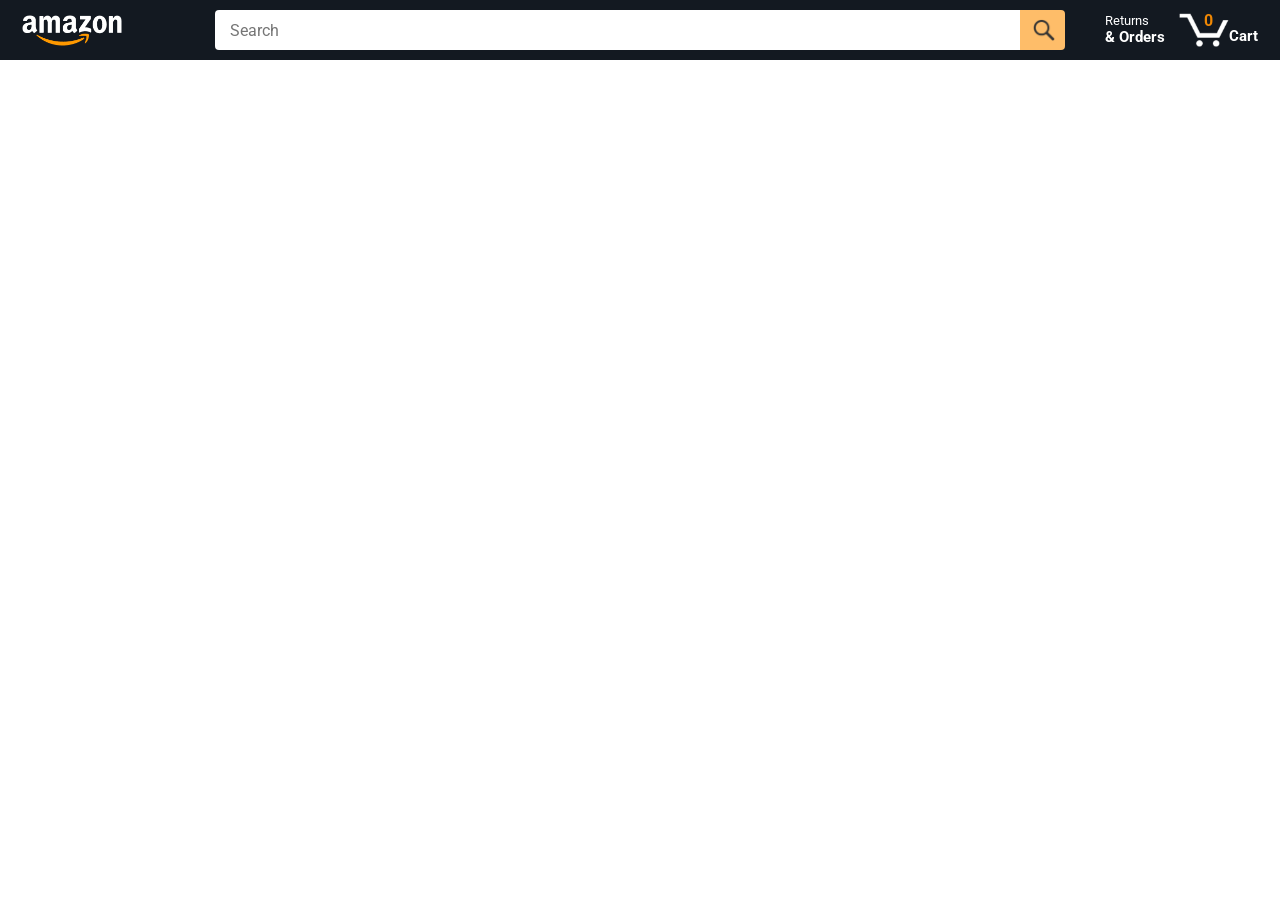
<file: index.html>
<!DOCTYPE html>
<html>
  <head>
    <title>Amazon Project</title>

    <!-- This code is needed for responsive design to work.
      (Responsive design = make the website look good on
      smaller screen sizes like a phone or a tablet). -->
    <meta name="viewport" content="width=device-width, initial-scale=1">

    <!-- Load a font called Roboto from Google Fonts. -->
    <link rel="preconnect" href="https://fonts.googleapis.com">
    <link rel="preconnect" href="https://fonts.gstatic.com" crossorigin>
    <link href="https://fonts.googleapis.com/css2?family=Roboto:wght@400;500;700&display=swap" rel="stylesheet">

    <!-- Here are the CSS files for this page. -->
    <link rel="stylesheet" href="styles/shared/general.css">
    <link rel="stylesheet" href="styles/shared/amazon-header.css">
    <link rel="stylesheet" href="styles/pages/amazon.css">
  </head>
  <body>
    <div class="amazon-header">
      <div class="amazon-header-left-section">
        <a href="amazon.html" class="header-link">
          <img class="amazon-logo"
            src="images/amazon-logo-white.png">
          <img class="amazon-mobile-logo"
            src="images/amazon-mobile-logo-white.png">
        </a>
      </div>

      <div class="amazon-header-middle-section">
        <input class="search-bar" type="text" placeholder="Search">

        <button class="search-button">
          <img class="search-icon" src="images/icons/search-icon.png">
        </button>
      </div>

      <div class="amazon-header-right-section">
        <a class="orders-link header-link" href="orders.html">
          <span class="returns-text">Returns</span>
          <span class="orders-text">& Orders</span>
        </a>

        <a class="cart-link header-link" href="checkout.html">
          <img class="cart-icon" src="images/icons/cart-icon.png">
          <div class="cart-quantity">0</div>
          <div class="cart-text">Cart</div>
        </a>
      </div>
    </div>
    
    <div class="main">
      <div class="products-grid js-product-grid">
      </div>
    </div>
    <script type="module" src="scripts/amazon.js"></script>

  </body>
</html>
</file>
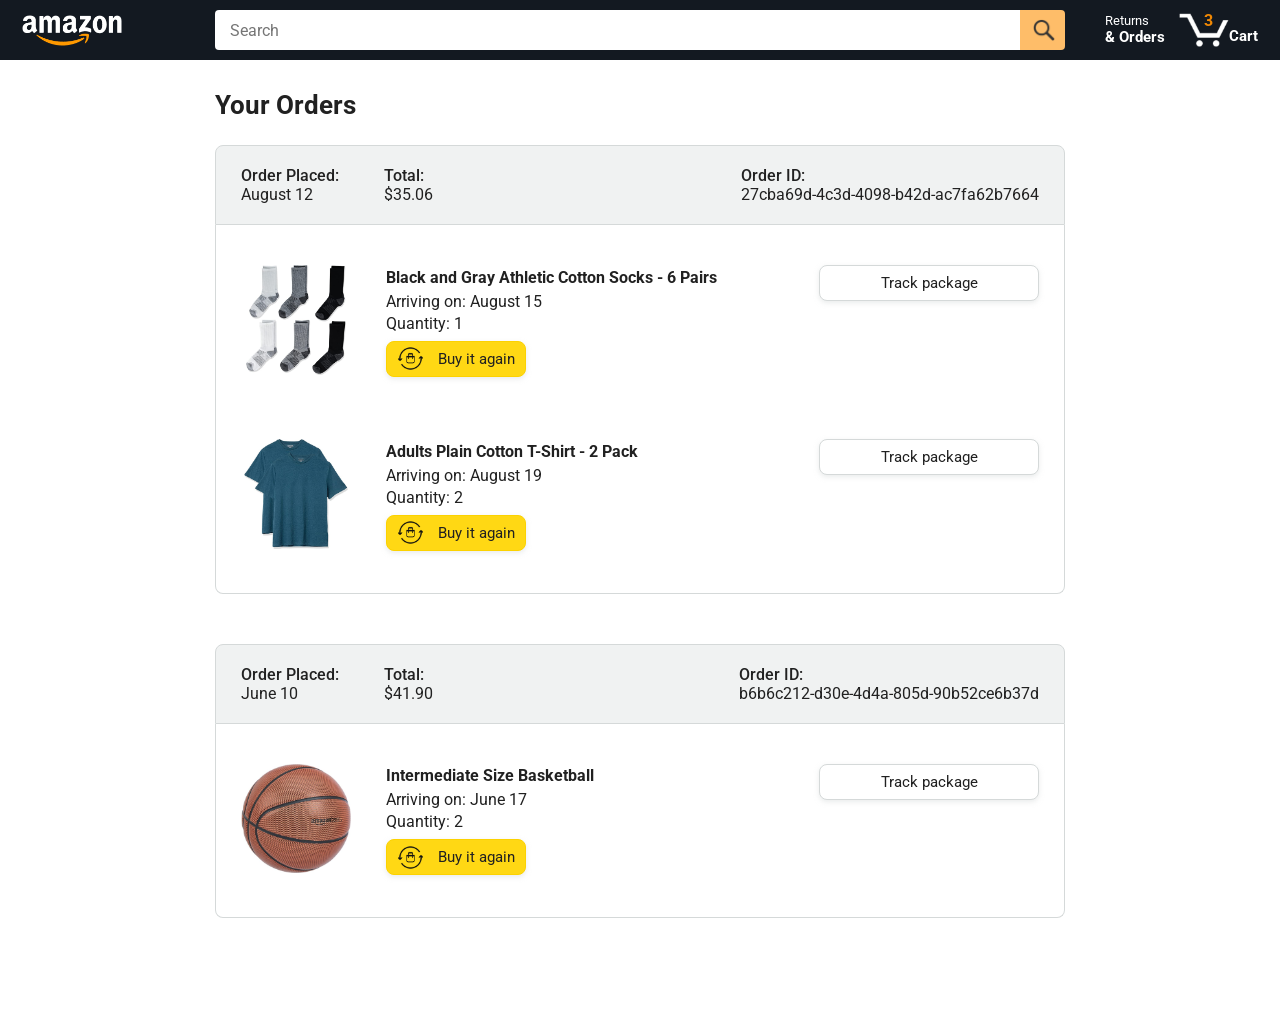
<file: orders.html>
<!DOCTYPE html>
<html>
  <head>
    <title>Orders</title>

    <!-- This code is needed for responsive design to work.
      (Responsive design = make the website look good on
      smaller screen sizes like a phone or a tablet). -->
    <meta name="viewport" content="width=device-width, initial-scale=1">

    <!-- Load a font called Roboto from Google Fonts. -->
    <link rel="preconnect" href="https://fonts.googleapis.com">
    <link rel="preconnect" href="https://fonts.gstatic.com" crossorigin>
    <link href="https://fonts.googleapis.com/css2?family=Roboto:wght@400;500;700&display=swap" rel="stylesheet">

    <!-- Here are the CSS files for this page. -->
    <link rel="stylesheet" href="styles/shared/general.css">
    <link rel="stylesheet" href="styles/shared/amazon-header.css">
    <link rel="stylesheet" href="styles/pages/orders.css">
  </head>
  <body>
    <div class="amazon-header">
      <div class="amazon-header-left-section">
        <a href="amazon.html" class="header-link">
          <img class="amazon-logo"
            src="images/amazon-logo-white.png">
          <img class="amazon-mobile-logo"
            src="images/amazon-mobile-logo-white.png">
        </a>
      </div>

      <div class="amazon-header-middle-section">
        <input class="search-bar" type="text" placeholder="Search">

        <button class="search-button">
          <img class="search-icon" src="images/icons/search-icon.png">
        </button>
      </div>

      <div class="amazon-header-right-section">
        <a class="orders-link header-link" href="orders.html">
          <span class="returns-text">Returns</span>
          <span class="orders-text">& Orders</span>
        </a>

        <a class="cart-link header-link" href="checkout.html">
          <img class="cart-icon" src="images/icons/cart-icon.png">
          <div class="cart-quantity">3</div>
          <div class="cart-text">Cart</div>
        </a>
      </div>
    </div>

    <div class="main">
      <div class="page-title">Your Orders</div>

      <div class="orders-grid">
        <div class="order-container">
          
          <div class="order-header">
            <div class="order-header-left-section">
              <div class="order-date">
                <div class="order-header-label">Order Placed:</div>
                <div>August 12</div>
              </div>
              <div class="order-total">
                <div class="order-header-label">Total:</div>
                <div>$35.06</div>
              </div>
            </div>

            <div class="order-header-right-section">
              <div class="order-header-label">Order ID:</div>
              <div>27cba69d-4c3d-4098-b42d-ac7fa62b7664</div>
            </div>
          </div>

          <div class="order-details-grid">
            <div class="product-image-container">
              <img src="images/products/athletic-cotton-socks-6-pairs.jpg">
            </div>

            <div class="product-details">
              <div class="product-name">
                Black and Gray Athletic Cotton Socks - 6 Pairs
              </div>
              <div class="product-delivery-date">
                Arriving on: August 15
              </div>
              <div class="product-quantity">
                Quantity: 1
              </div>
              <button class="buy-again-button button-primary">
                <img class="buy-again-icon" src="images/icons/buy-again.png">
                <span class="buy-again-message">Buy it again</span>
              </button>
            </div>

            <div class="product-actions">
              <a href="tracking.html">
                <button class="track-package-button button-secondary">
                  Track package
                </button>
              </a>
            </div>

            <div class="product-image-container">
              <img src="images/products/adults-plain-cotton-tshirt-2-pack-teal.jpg">
            </div>

            <div class="product-details">
              <div class="product-name">
                Adults Plain Cotton T-Shirt - 2 Pack
              </div>
              <div class="product-delivery-date">
                Arriving on: August 19
              </div>
              <div class="product-quantity">
                Quantity: 2
              </div>
              <button class="buy-again-button button-primary">
                <img class="buy-again-icon" src="images/icons/buy-again.png">
                <span class="buy-again-message">Buy it again</span>
              </button>
            </div>

            <div class="product-actions">
              <a href="tracking.html">
                <button class="track-package-button button-secondary">
                  Track package
                </button>
              </a>
            </div>
          </div>
        </div>

        <div class="order-container">

          <div class="order-header">
            <div class="order-header-left-section">
              <div class="order-date">
                <div class="order-header-label">Order Placed:</div>
                <div>June 10</div>
              </div>
              <div class="order-total">
                <div class="order-header-label">Total:</div>
                <div>$41.90</div>
              </div>
            </div>

            <div class="order-header-right-section">
              <div class="order-header-label">Order ID:</div>
              <div>b6b6c212-d30e-4d4a-805d-90b52ce6b37d</div>
            </div>
          </div>

          <div class="order-details-grid">
            <div class="product-image-container">
              <img src="images/products/intermediate-composite-basketball.jpg">
            </div>

            <div class="product-details">
              <div class="product-name">
                Intermediate Size Basketball
              </div>
              <div class="product-delivery-date">
                Arriving on: June 17
              </div>
              <div class="product-quantity">
                Quantity: 2
              </div>
              <button class="buy-again-button button-primary">
                <img class="buy-again-icon" src="images/icons/buy-again.png">
                <span class="buy-again-message">Buy it again</span>
              </button>
            </div>

            <div class="product-actions">
              <a href="tracking.html">
                <button class="track-package-button button-secondary">
                  Track package
                </button>
              </a>
            </div>
          </div>
        </div>
      </div>
    </div>
  </body>
</html>
</file>
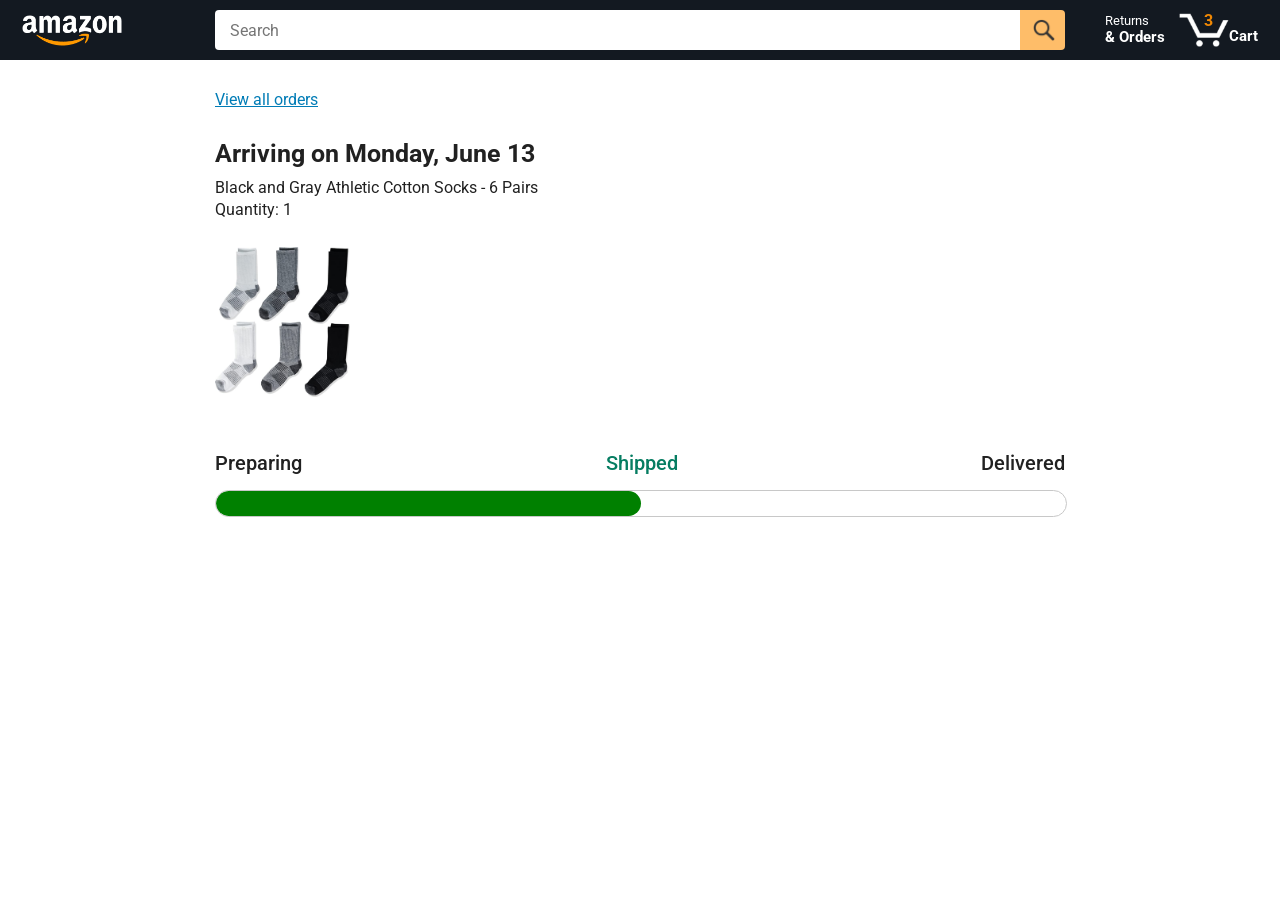
<file: tracking.html>
<!DOCTYPE html>
<html>
  <head>
    <title>Tracking</title>

    <!-- This code is needed for responsive design to work.
      (Responsive design = make the website look good on
      smaller screen sizes like a phone or a tablet). -->
    <meta name="viewport" content="width=device-width, initial-scale=1">

    <!-- Load a font called Roboto from Google Fonts. -->
    <link rel="preconnect" href="https://fonts.googleapis.com">
    <link rel="preconnect" href="https://fonts.gstatic.com" crossorigin>
    <link href="https://fonts.googleapis.com/css2?family=Roboto:wght@400;500;700&display=swap" rel="stylesheet">

    <!-- Here are the CSS files for this page. -->
    <link rel="stylesheet" href="styles/shared/general.css">
    <link rel="stylesheet" href="styles/shared/amazon-header.css">
    <link rel="stylesheet" href="styles/pages/tracking.css">
  </head>
  <body>
    <div class="amazon-header">
      <div class="amazon-header-left-section">
        <a href="amazon.html" class="header-link">
          <img class="amazon-logo"
            src="images/amazon-logo-white.png">
          <img class="amazon-mobile-logo"
            src="images/amazon-mobile-logo-white.png">
        </a>
      </div>

      <div class="amazon-header-middle-section">
        <input class="search-bar" type="text" placeholder="Search">

        <button class="search-button">
          <img class="search-icon" src="images/icons/search-icon.png">
        </button>
      </div>

      <div class="amazon-header-right-section">
        <a class="orders-link header-link" href="orders.html">
          <span class="returns-text">Returns</span>
          <span class="orders-text">& Orders</span>
        </a>

        <a class="cart-link header-link" href="checkout.html">
          <img class="cart-icon" src="images/icons/cart-icon.png">
          <div class="cart-quantity">3</div>
          <div class="cart-text">Cart</div>
        </a>
      </div>
    </div>

    <div class="main">
      <div class="order-tracking">
        <a class="back-to-orders-link link-primary" href="orders.html">
          View all orders
        </a>

        <div class="delivery-date">
          Arriving on Monday, June 13
        </div>

        <div class="product-info">
          Black and Gray Athletic Cotton Socks - 6 Pairs
        </div>

        <div class="product-info">
          Quantity: 1
        </div>

        <img class="product-image" src="images/products/athletic-cotton-socks-6-pairs.jpg">

        <div class="progress-labels-container">
          <div class="progress-label">
            Preparing
          </div>
          <div class="progress-label current-status">
            Shipped
          </div>
          <div class="progress-label">
            Delivered
          </div>
        </div>

        <div class="progress-bar-container">
          <div class="progress-bar"></div>
        </div>
      </div>
    </div>
  </body>
</html>
</file>
<file: styles/shared/general.css>
body {
  font-family: Roboto, Arial;
  color: rgb(33, 33, 33);
  /* The <body> element has a default margin of 8px
     on all sides. This removes the default margins. */
  margin: 0;
}

/* <p> elements have a default margin on the top
   and bottom. This removes the default margins. */
p {
  margin: 0;
}

button {
  cursor: pointer;
}

select {
  cursor: pointer;
}

input, select, button {
  font-family: Roboto, Arial;
}

.button-primary {
  color: rgb(33, 33, 33);
  background-color: rgb(255, 216, 20);
  border: 1px solid rgb(252, 210, 0);
  border-radius: 8px;
  cursor: pointer;
  box-shadow: 0 2px 5px rgba(213, 217, 217, 0.5);
}

.button-primary:hover {
  background-color: rgb(247, 202, 0);
  border: 1px solid rgb(242, 194, 0);
}

.button-primary:active {
  background: rgb(255, 216, 20);
  border-color: rgb(252, 210, 0);
  box-shadow: none;
}

.button-secondary {
  color: rgb(33, 33, 33);
  background: white;
  border: 1px solid rgb(213, 217, 217);
  border-radius: 8px;
  cursor: pointer;
  box-shadow: 0 2px 5px rgba(213, 217, 217, 0.5);
}

.button-secondary:hover {
  background-color: rgb(247, 250, 250);
}

.button-secondary:active {
  background-color: rgb(237, 253, 255);
  box-shadow: none;
}

/* These styles will limit text to 2 lines. Anything
   beyond 2 lines will be replaced with "..."
   You can find this code by using an A.I. tool or by
   searching in Google.
   https://css-tricks.com/almanac/properties/l/line-clamp/ */
.limit-text-to-2-lines {
  display: -webkit-box;
  -webkit-line-clamp: 2;
  -webkit-box-orient: vertical;
  overflow: hidden;
}

.link-primary {
  color: rgb(1, 124, 182);
  cursor: pointer;
}

.link-primary:hover {
  color: rgb(196, 80, 0);
}

/* Styles for dropdown selectors. */
select {
  color: rgb(33, 33, 33);
  background-color: rgb(240, 240, 240);
  border: 1px solid rgb(213, 217, 217);
  border-radius: 8px;
  padding: 3px 5px;
  font-size: 15px;
  cursor: pointer;
  box-shadow: 0 2px 5px rgba(213, 217, 217, 0.5);
}

select:focus,
input:focus {
  outline: 2px solid rgb(255, 153, 0);
}
</file>
<file: styles/shared/amazon-header.css>
.amazon-header {
  background-color: rgb(19, 25, 33);
  color: white;
  padding-left: 15px;
  padding-right: 15px;

  display: flex;
  align-items: center;
  justify-content: space-between;

  position: fixed;
  top: 0;
  left: 0;
  right: 0;
  height: 60px;
}

.amazon-header-left-section {
  width: 180px;
}

@media (max-width: 800px) {
  .amazon-header-left-section {
    width: unset;
  }
}

.header-link {
  display: inline-block;
  padding: 6px;
  border-radius: 2px;
  cursor: pointer;
  text-decoration: none;
  border: 1px solid rgba(0, 0, 0, 0);
}

.header-link:hover {
  border: 1px solid white;
}

.amazon-logo {
  width: 100px;
  margin-top: 5px;
}

.amazon-mobile-logo {
  display: none;
}

@media (max-width: 575px) {
  .amazon-logo {
    display: none;
  }

  .amazon-mobile-logo {
    display: block;
    height: 35px;
    margin-top: 5px;
  }
}

.amazon-header-middle-section {
  flex: 1;
  max-width: 850px;
  margin-left: 10px;
  margin-right: 10px;
  display: flex;
}

.search-bar {
  flex: 1;
  width: 0;
  font-size: 16px;
  height: 38px;
  padding-left: 15px;
  border: none;
  border-top-left-radius: 4px;
  border-bottom-left-radius: 4px;
  border-top-right-radius: 0;
  border-bottom-right-radius: 0;
}

.search-button {
  background-color: rgb(254, 189, 105);
  border: none;
  width: 45px;
  height: 40px;
  border-top-right-radius: 4px;
  border-bottom-right-radius: 4px;
  flex-shrink: 0;
}

.search-icon {
  height: 22px;
  margin-left: 2px;
  margin-top: 3px;
}

.amazon-header-right-section {
  width: 180px;
  flex-shrink: 0;
  display: flex;
  justify-content: end;
}

.orders-link {
  color: white;
}

.returns-text {
  display: block;
  font-size: 13px;
}

.orders-text {
  display: block;
  font-size: 15px;
  font-weight: 700;
}

.cart-link {
  color: white;
  display: flex;
  align-items: center;
  position: relative;
}

.cart-icon {
  width: 50px;
}

.cart-text {
  margin-top: 12px;
  font-size: 15px;
  font-weight: 700;
}

.cart-quantity {
  color: rgb(240, 136, 4);
  font-size: 16px;
  font-weight: 700;

  position: absolute;
  top: 4px;
  left: 22px;
  
  width: 26px;
  text-align: center;
}
</file>
<file: styles/pages/amazon.css>
.main {
  margin-top: 60px;
}

.products-grid {
  display: grid;

  /* - In CSS Grid, 1fr means a column will take up the
       remaining space in the grid.
     - If we write 1fr 1fr ... 1fr; 8 times, this will
       divide the grid into 8 columns, each taking up an
       equal amount of the space.
     - repeat(8, 1fr); is a shortcut for repeating "1fr"
       8 times (instead of typing out "1fr" 8 times).
       repeat(...) is a special property that works with
       display: grid; */
  grid-template-columns: repeat(8, 1fr);
}

/* @media is used to create responsive design (making the
   website look good on any screen size). This @media
   means when the screen width is 2000px or less, we
   will divide the grid into 7 columns instead of 8. */
@media (max-width: 2000px) {
  .products-grid {
    grid-template-columns: repeat(7, 1fr);
  }
}

/* This @media means when the screen width is 1600px or
   less, we will divide the grid into 6 columns. */
@media (max-width: 1600px) {
  .products-grid {
    grid-template-columns: repeat(6, 1fr);
  }
}

@media (max-width: 1300px) {
  .products-grid {
    grid-template-columns: repeat(5, 1fr);
  }
}

@media (max-width: 1000px) {
  .products-grid {
    grid-template-columns: repeat(4, 1fr);
  }
}

@media (max-width: 800px) {
  .products-grid {
    grid-template-columns: repeat(3, 1fr);
  }
}

@media (max-width: 575px) {
  .products-grid {
    grid-template-columns: repeat(2, 1fr);
  }
}

@media (max-width: 450px) {
  .products-grid {
    grid-template-columns: 1fr;
  }
}

.product-container {
  padding-top: 40px;
  padding-bottom: 25px;
  padding-left: 25px;
  padding-right: 25px;

  border-right: 1px solid rgb(231, 231, 231);
  border-bottom: 1px solid rgb(231, 231, 231);

  display: flex;
  flex-direction: column;
}

.product-image-container {
  display: flex;
  justify-content: center;
  align-items: center;

  height: 180px;
  margin-bottom: 20px;
}

.product-image {
  /* Images will overflow their container by default. To
    prevent this, we set max-width and max-height to 100%
    so they stay inside their container. */
  max-width: 100%;
  max-height: 100%;
}

.product-name {
  height: 40px;
  margin-bottom: 5px;
}

.product-rating-container {
  display: flex;
  align-items: center;
  margin-bottom: 10px;
}

.product-rating-stars {
  width: 100px;
  margin-right: 6px;
}

.product-rating-count {
  color: rgb(1, 124, 182);
  cursor: pointer;
  margin-top: 3px;
}

.product-price {
  font-weight: 700;
  margin-bottom: 10px;
}

.product-quantity-container {
  margin-bottom: 17px;
}

.product-spacer {
  flex: 1;
}

.added-to-cart {
  color: rgb(6, 125, 98);
  font-size: 16px;

  display: flex;
  align-items: center;
  margin-bottom: 8px;

  /* At first, the "Added to cart" message will
     be invisible. Use JavaScript to change the
     opacity and make it visible. */
  opacity: 0;
}

.show-added-to-cart{
  color: rgb(6, 125, 98);
  font-size: 16px;
  display: flex;
  align-items: center;
  margin-bottom: 8px;
  opacity:1;
}

.added-to-cart img {
  height: 20px;
  margin-right: 5px;
}

.add-to-cart-button {
  width: 100%;
  padding: 8px;
  border-radius: 50px;
}
</file>
<file: styles/pages/orders.css>
.main {
  max-width: 850px;
  margin-top: 90px;
  margin-bottom: 100px;
  padding-left: 20px;
  padding-right: 20px;

  /* margin-left: auto;
     margin-right auto;
     Is a trick for centering an element horizontally
     without needing a container. */
  margin-left: auto;
  margin-right: auto;
}

.page-title {
  font-weight: 700;
  font-size: 26px;
  margin-bottom: 25px;
}

.orders-grid {
  display: grid;
  grid-template-columns: 1fr;
  row-gap: 50px;
}

.order-header {
  background-color: rgb(240, 242, 242);
  border: 1px solid rgb(213, 217, 217);

  display: flex;
  align-items: center;
  justify-content: space-between;

  padding: 20px 25px;
  border-top-left-radius: 8px;
  border-top-right-radius: 8px;
}

.order-header-left-section {
  display: flex;
  flex-shrink: 0;
}

.order-header-label {
  font-weight: 500;
}

.order-date,
.order-total {
  margin-right: 45px;
}

.order-header-right-section {
  flex-shrink: 1;
}

@media (max-width: 575px) {
  .order-header {
    flex-direction: column;
    align-items: start;
    line-height: 23px;
    padding: 15px;
  }

  .order-header-left-section {
    flex-direction: column;
  }

  .order-header-label {
    margin-right: 5px;
  }

  .order-date,
  .order-total {
    display: grid;
    grid-template-columns: auto 1fr;
    margin-right: 0;
  }

  .order-header-right-section {
    display: grid;
    grid-template-columns: auto 1fr;
  }
}

.order-details-grid {
  padding: 40px 25px;
  border: 1px solid rgb(213, 217, 217);
  border-top: none;
  border-bottom-left-radius: 8px;
  border-bottom-right-radius: 8px;

  display: grid;
  grid-template-columns: 110px 1fr 220px;
  column-gap: 35px;
  row-gap: 60px;
  align-items: center;
}

@media (max-width: 800px) {
  .order-details-grid {
    grid-template-columns: 110px 1fr;
    row-gap: 0;
    padding-bottom: 8px;
  }
}

@media (max-width: 450px) {
  .order-details-grid {
    grid-template-columns: 1fr;
  }
}

.product-image-container {
  text-align: center;
}

.product-image-container img {
  max-width: 110px;
  max-height: 110px;
}

.product-name {
  font-weight: 700;
  margin-bottom: 5px;
}

.product-delivery-date {
  margin-bottom: 3px;
}

.product-quantity {
  margin-bottom: 8px;
}

.buy-again-button {
  font-size: 15px;
  width: 140px;
  height: 36px;
  border-radius: 8px;

  display: flex;
  align-items: center;
  justify-content: center;
}

.buy-again-icon {
  width: 25px;
  margin-right: 15px;
}

.product-actions {
  align-self: start;
}

.track-package-button {
  width: 100%;
  font-size: 15px;
  padding: 8px;
}

@media (max-width: 800px) {
  .buy-again-button {
    margin-bottom: 10px;
  }

  .product-actions {
    /* grid-column: 2 means this element will be placed
       in column 2 in the grid. (Normally, the column that
       an element is placed in is determined by the order
       of the elements in the HTML. grid-column overrides
       this default ordering). */
    grid-column: 2;
    margin-bottom: 30px;
  }

  .track-package-button {
    width: 140px;
  }
}

@media (max-width: 450px) {
  .product-image-container {
    text-align: center;
    margin-bottom: 25px;
  }

  .product-image-container img {
    max-width: 150px;
    max-height: 150px;
  }

  .product-name {
    margin-bottom: 10px;
  }

  .product-quantity {
    margin-bottom: 15px;
  }

  .buy-again-button {
    width: 100%;
    margin-bottom: 15px;
  }

  .product-actions {
    /* grid-column: auto; undos grid-column: 2; from above.
       This element will now be placed in its normal column
       in the grid. */
    grid-column: auto;
    margin-bottom: 70px;
  }

  .track-package-button {
    width: 100%;
    padding: 12px;
  }
}
</file>
<file: styles/pages/tracking.css>
.main {
  max-width: 850px;
  margin-top: 90px;
  margin-bottom: 100px;
  padding-left: 30px;
  padding-right: 30px;

  /* margin-left: auto;
     margin-right auto;
     Is a trick for centering an element horizontally
     without needing a container. */
  margin-left: auto;
  margin-right: auto;
}

.back-to-orders-link {
  display: inline-block;
  margin-bottom: 30px;
}

.delivery-date {
  font-size: 25px;
  font-weight: 700;
  margin-bottom: 10px;
}

.product-info {
  margin-bottom: 3px;
}

.product-image {
  max-width: 150px;
  max-height: 150px;
  margin-top: 25px;
  margin-bottom: 50px;
}

.progress-labels-container {
  display: flex;
  justify-content: space-between;
  font-size: 20px;
  font-weight: 500;
  margin-bottom: 15px;
}

.current-status {
  color: rgb(6, 125, 98);
}

@media (max-width: 575px) {
  .progress-labels-container {
    font-size: 16px;
  }
}

@media (max-width: 450px) {
  .progress-labels-container {
    flex-direction: column;
    margin-bottom: 5px;
  }

  .progress-label {
    margin-bottom: 3px;
  }
}

.progress-bar-container {
  height: 25px;
  width: 100%;

  border: 1px solid rgb(200, 200, 200);
  border-radius: 50px;
  overflow: hidden;
}

.progress-bar {
  height: 100%;
  background-color: green;
  border-radius: 50px;
  width: 50%;
}
</file>
